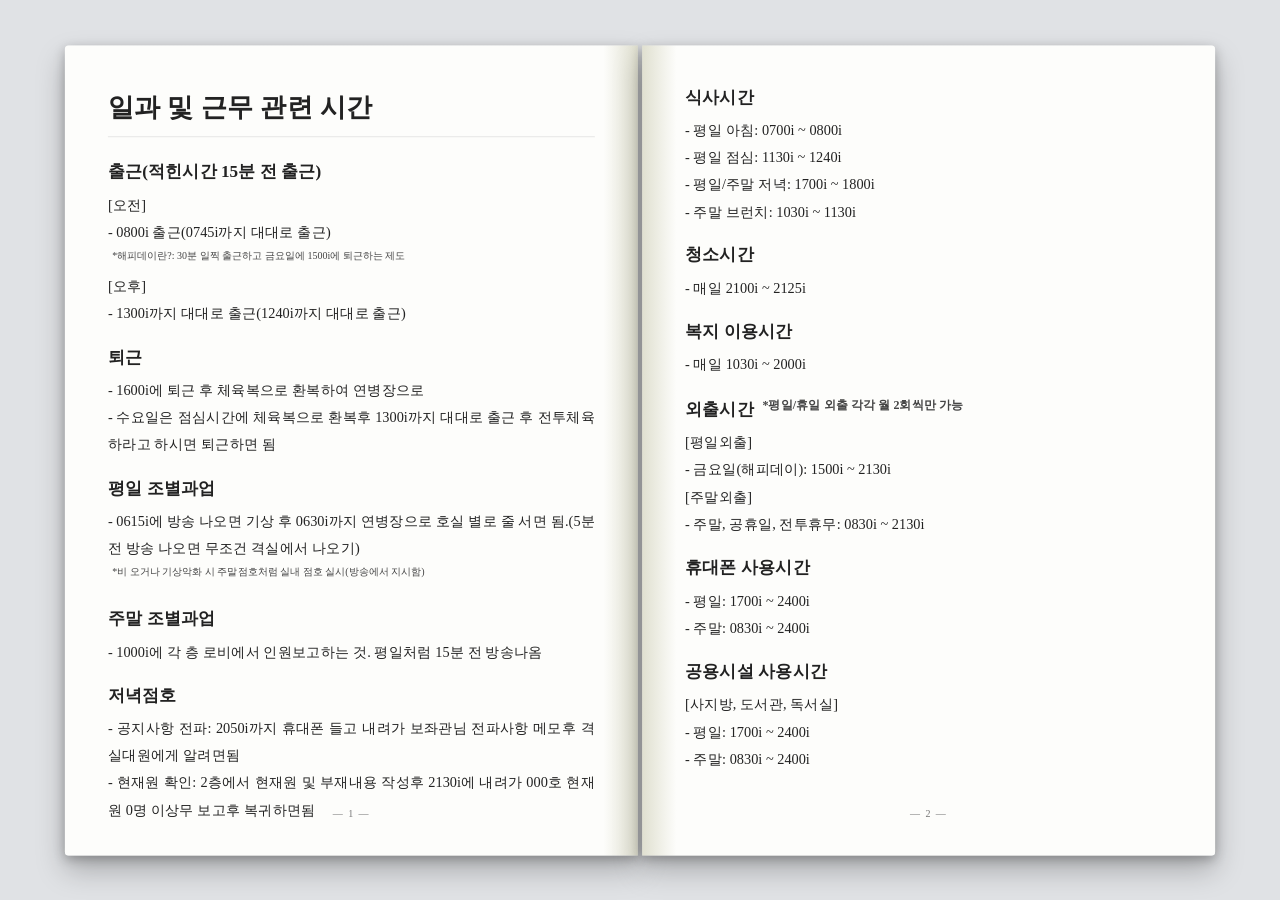
<file: 공병대대 가이드북/index.html>
<!DOCTYPE html>
<html lang="ko">
<head>
    <meta charset="UTF-8">
    <meta name="viewport" content="width=device-width, initial-scale=1.0, maximum-scale=1.0, user-scalable=no">
    <title>Realistic A4 Book Viewer</title>
    <link rel="stylesheet" href="style.css">
</head>
<body>

<div id="viewport">
    <div id="main-scaler">
        </div>
</div>

<script src="data.js"></script>
<script src="script.js"></script>
</body>
</html>
</file>
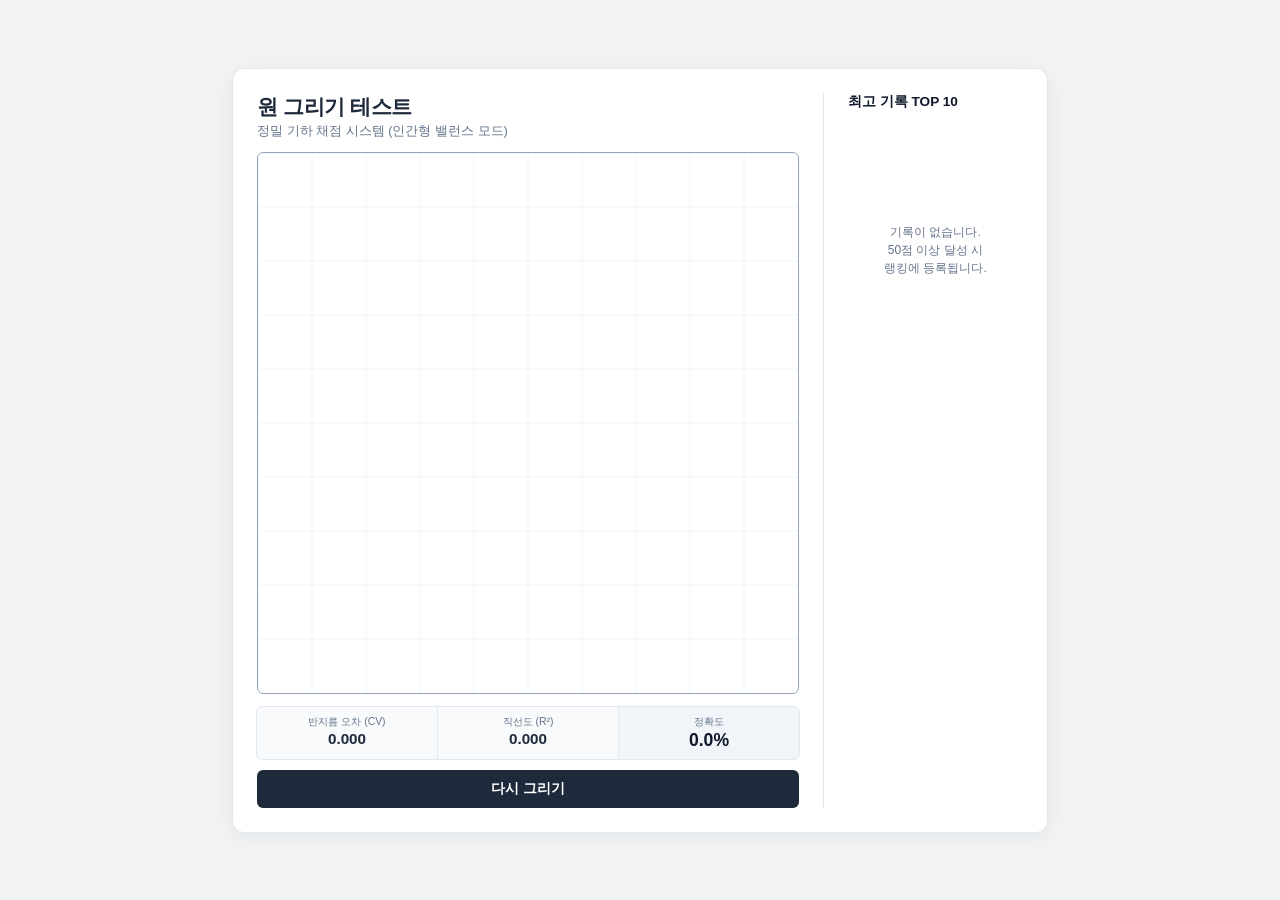
<file: 원그리기.html>
<!DOCTYPE html>
<html lang="ko">
<head>
    <meta charset="UTF-8">
    <meta name="viewport" content="width=device-width, initial-scale=1.0">
    <title>원 그리기 테스트</title>
    <style>
        :root {
            --bg-color: #f1f3f5;
            --border-color: #e2e8f0;
            --text-main: #1e293b;
            --text-muted: #64748b;
            --canvas-bg: #ffffff;
        }

        body {
            margin: 0;
            padding: 0;
            background-color: var(--bg-color);
            color: var(--text-main);
            font-family: -apple-system, BlinkMacSystemFont, "Segoe UI", Roboto, sans-serif;
            display: flex;
            justify-content: center;
            align-items: center;
            min-height: 100vh;
            box-sizing: border-box;
        }

        /* 메인 프레임: 가로세로 균형을 맞추기 위한 최적의 패딩 */
        .app-frame {
            display: flex;
            background-color: var(--canvas-bg);
            border: 1px solid var(--border-color);
            border-radius: 12px;
            box-shadow: 0 4px 24px rgba(0, 0, 0, 0.06);
            padding: 24px;
            gap: 24px;
            box-sizing: border-box;
        }

        /* 왼쪽 그리기 영역 */
        .main-area {
            display: flex;
            flex-direction: column;
            align-items: center;
        }

        .title-group {
            width: 100%;
            margin-bottom: 12px;
        }

        h1 {
            font-size: 1.3rem;
            font-weight: 700;
            margin: 0;
            letter-spacing: -0.02em;
        }

        .desc {
            color: var(--text-muted);
            font-size: 0.8rem;
            margin: 2px 0 0 0;
        }

        /* 그리기 창 스케일 업 (460 -> 540) */
        #canvas-wrapper {
            position: relative;
            background-color: var(--canvas-bg);
            border: 1px solid #94a3b8; /* 한층 더 또렷해진 캔버스 경계 */
            border-radius: 6px;
            overflow: hidden;
        }

        canvas {
            display: block;
            cursor: crosshair;
        }

        /* 계기판 컴팩트화 */
        .dashboard {
            margin-top: 12px;
            display: flex;
            width: 100%;
            border: 1px solid var(--border-color);
            border-radius: 6px;
            background-color: #f8fafc;
        }

        .stat-group {
            flex: 1;
            text-align: center;
            padding: 8px 0;
            border-right: 1px solid var(--border-color);
        }

        .stat-group:last-child {
            border-right: none;
            background-color: #f1f5f9;
            border-radius: 0 5px 5px 0;
        }

        .stat-label {
            font-size: 0.65rem;
            color: var(--text-muted);
            font-weight: 500;
            margin-bottom: 1px;
        }

        .stat-value {
            font-size: 0.95rem;
            font-weight: 600;
            font-variant-numeric: tabular-nums;
        }

        #score-value {
            font-size: 1.1rem;
            color: #0f172a;
        }

        .btn-clear {
            width: 100%;
            background-color: #1e293b;
            color: #ffffff;
            border: none;
            padding: 10px 0;
            border-radius: 6px;
            font-size: 0.85rem;
            font-weight: 600;
            cursor: pointer;
            margin-top: 10px;
            transition: background-color 0.1s ease;
        }

        .btn-clear:hover {
            background-color: #334155;
        }

        /* 오른쪽 영역: 10위까지 한눈에 보기 위해 리더보드 압축 */
        .leaderboard-sidebar {
            width: 200px;
            border-left: 1px solid var(--border-color);
            padding-left: 24px;
            box-sizing: border-box;
            display: flex;
            flex-direction: column;
        }

        .leaderboard-title {
            font-size: 0.85rem;
            font-weight: 700;
            margin: 0 0 12px 0;
            color: #0f172a;
        }

        /* 스크롤바 삭제 및 높이 고정으로 가독성 최적화 */
        .rank-list {
            display: flex;
            flex-direction: column;
            gap: 6px; /* 아이템 간격 압축 */
            padding: 0;
            margin: 0;
            list-style: none;
        }

        /* 한 줄의 높이를 슬림하게 조절 */
        .rank-item {
            display: flex;
            align-items: center;
            gap: 8px;
            font-size: 0.75rem;
            background-color: #f8fafc;
            padding: 4px 6px;
            border-radius: 4px;
            border: 1px solid #f1f5f9;
        }

        .rank-num {
            font-weight: 700;
            width: 12px;
            color: var(--text-muted);
            font-size: 0.7rem;
            text-align: center;
        }

        /* 미니 썸네일 컴팩트화 */
        .rank-thumb {
            width: 30px;
            height: 30px;
            border: 1px solid #e2e8f0;
            background-color: #ffffff;
            border-radius: 3px;
            object-fit: contain;
        }

        .rank-info {
            display: flex;
            flex-direction: column;
            line-height: 1.2;
        }

        .rank-score {
            font-weight: 700;
            color: #0f172a;
        }

        .rank-date {
            font-size: 0.6rem;
            color: var(--text-muted);
        }

        .empty-msg {
            font-size: 0.75rem;
            color: var(--text-muted);
            text-align: center;
            padding: 100px 0;
            line-height: 1.5;
        }

        @media (max-width: 820px) {
            body { padding: 12px; }
            .app-frame {
                flex-direction: column;
                gap: 20px;
                padding: 16px;
            }
            .leaderboard-sidebar {
                width: 100%;
                border-left: none;
                border-top: 1px solid var(--border-color);
                padding-left: 0;
                padding-top: 16px;
            }
            .rank-list {
                display: grid;
                grid-template-columns: repeat(2, 1fr);
                gap: 6px;
            }
        }
    </style>
</head>
<body>

<div class="app-frame">
    <div class="main-area">
        <div class="title-group">
            <h1>원 그리기 테스트</h1>
            <p class="desc">정밀 기하 채점 시스템 (인간형 밸런스 모드)</p>
        </div>

        <div id="canvas-wrapper">
            <canvas id="paintCanvas" width="540" height="540"></canvas>
        </div>

        <div class="dashboard">
            <div class="stat-group">
                <div class="stat-label">반지름 오차 (CV)</div>
                <div id="cv-value" class="stat-value">0.000</div>
            </div>
            <div class="stat-group">
                <div class="stat-label">직선도 (R²)</div>
                <div id="r2-value" class="stat-value">0.000</div>
            </div>
            <div class="stat-group">
                <div class="stat-label">정확도</div>
                <div id="score-value" class="stat-value">0.0%</div>
            </div>
        </div>

        <button class="btn-clear" id="clearBtn">다시 그리기</button>
    </div>

    <div class="leaderboard-sidebar">
        <div class="leaderboard-title">최고 기록 TOP 10</div>
        <ul class="rank-list" id="rankList">
            </ul>
    </div>
</div>

<script>
    const canvas = document.getElementById('paintCanvas');
    const ctx = canvas.getContext('2d');
    const clearBtn = document.getElementById('clearBtn');
    
    const cvEl = document.getElementById('cv-value');
    const r2El = document.getElementById('r2-value');
    const scoreEl = document.getElementById('score-value');
    const rankListEl = document.getElementById('rankList');

    let points = [];
    let isDrawing = false;
    let hasCalculated = false;

    function drawGrid() {
        ctx.strokeStyle = '#f1f5f9';
        ctx.lineWidth = 1;
        const step = 54; // 540 해상도 균등 분할
        for (let x = 0; x < canvas.width; x += step) {
            ctx.beginPath(); ctx.moveTo(x, 0); ctx.lineTo(x, canvas.height); ctx.stroke();
        }
        for (let y = 0; y < canvas.height; y += step) {
            ctx.beginPath(); ctx.moveTo(0, y); ctx.lineTo(canvas.width, y); ctx.stroke();
        }
    }

    drawGrid();
    loadLeaderboard();

    function getPos(e) {
        const rect = canvas.getBoundingClientRect();
        const clientX = e.touches ? e.touches[0].clientX : e.clientX;
        const clientY = e.touches ? e.touches[0].clientY : e.clientY;
        return { x: clientX - rect.left, y: clientY - rect.top };
    }

    function startDrawing(e) {
        if (hasCalculated) return;
        isDrawing = true;
        points = [];
        ctx.clearRect(0, 0, canvas.width, canvas.height);
        drawGrid();
        
        const pos = getPos(e);
        points.push(pos);
        ctx.beginPath();
        ctx.moveTo(pos.x, pos.y);
        ctx.strokeStyle = '#334155';
        ctx.lineWidth = 3.5;
        ctx.lineCap = 'round';
        ctx.lineJoin = 'round';
    }

    function draw(e) {
        if (!isDrawing) return;
        e.preventDefault();
        const pos = getPos(e);
        points.push(pos);
        ctx.lineTo(pos.x, pos.y);
        ctx.stroke();
    }

    function stopDrawing() {
        if (!isDrawing) return;
        isDrawing = false;
        if (points.length >= 8) {
            calculateUltimateScore();
        }
    }

    canvas.addEventListener('mousedown', startDrawing);
    canvas.addEventListener('mousemove', draw);
    window.addEventListener('mouseup', stopDrawing);
    canvas.addEventListener('touchstart', startDrawing);
    canvas.addEventListener('touchmove', draw);
    window.addEventListener('touchend', stopDrawing);

    clearBtn.addEventListener('click', () => {
        points = [];
        isDrawing = false;
        hasCalculated = false;
        ctx.clearRect(0, 0, canvas.width, canvas.height);
        drawGrid();
        cvEl.textContent = '0.000';
        r2El.textContent = '0.000';
        scoreEl.textContent = '0.0%';
    });

    function fitCircleLeastSquares(pts) {
        const N = pts.length;
        let sumX = 0, sumY = 0, sumX2 = 0, sumY2 = 0, sumXY = 0;
        let sumX3 = 0, sumY3 = 0, sumX2Y = 0, sumXY2 = 0;

        pts.forEach(p => {
            sumX += p.x; sumY += p.y;
            sumX2 += p.x * p.x; sumY2 += p.y * p.y;
            sumXY += p.x * p.y;
            sumX3 += p.x * p.x * p.x; sumY3 += p.y * p.y * p.y;
            sumX2Y += p.x * p.x * p.y; sumXY2 += p.x * p.y * p.y;
        });

        const m11 = sumX2 - (sumX * sumX / N), m12 = sumXY - (sumX * sumY / N);
        const m21 = m12,                       m22 = sumY2 - (sumY * sumY / N);
        const b1 = (sumX3 + sumXY2) - (sumX * (sumX2 + sumY2) / N);
        const b2 = (sumX2Y + sumY3) - (sumY * (sumX2 + sumY2) / N);

        const det = m11 * m22 - m12 * m21;
        if (Math.abs(det) < 1e-5) return null;

        const xc = (b1 * m22 - b2 * m12) / det / 2;
        const yc = (m11 * b2 - m21 * b1) / det / 2;
        return { xc, yc };
    }

    function calculateUltimateScore() {
        hasCalculated = true;
        const N = points.length;

        const center = fitCircleLeastSquares(points);
        if (!center) return failSystem();
        const { xc, yc } = center;

        const radii = points.map(p => Math.hypot(p.x - xc, p.y - yc));
        const meanR = radii.reduce((s, r) => s + r, 0) / N;
        const variance = radii.reduce((s, r) => s + Math.pow(r - meanR, 2), 0) / N;
        const stdDevR = Math.sqrt(variance);
        const CV = stdDevR / meanR;

        let sX = 0, sY = 0, sXY = 0, sX2 = 0, sY2 = 0;
        points.forEach(p => {
            sX += p.x; sY += p.y; sXY += p.x * p.y;
            sX2 += p.x * p.x; sY2 += p.y * p.y;
        });
        let divX = Math.max(0, (N * sX2) - (sX * sX));
        let divY = Math.max(0, (N * sY2) - (sY * sY));

        let R2 = 0;
        if (divX > 0 && divY > 0) {
            R2 = Math.pow((N * sXY - sX * sY) / Math.sqrt(divX * divY), 2);
        } else { R2 = 1.0; }

        cvEl.textContent = CV.toFixed(3);
        r2El.textContent = R2.toFixed(3);

        const safeR2 = Math.min(R2, 0.999999);
        const linePenaltyError = Math.log(1 / (1 - safeR2));
        const combinedError = Math.sqrt(CV * linePenaltyError);

        const k = 4.5; 
        let finalScore = Math.exp(-Math.sqrt(k * combinedError)) * 100;
        
        if (finalScore > 0.1) finalScore += 15;
        if (R2 > 0.82 || CV > 0.38) finalScore = 0;
        if (finalScore > 100) finalScore = 100;

        ctx.beginPath();
        ctx.arc(xc, yc, meanR, 0, Math.PI * 2);
        ctx.strokeStyle = '#64748b';
        ctx.lineWidth = 1.5;
        ctx.setLineDash([5, 4]);
        ctx.stroke();
        ctx.setLineDash([]);

        ctx.fillStyle = '#0f172a';
        ctx.beginPath(); ctx.arc(xc, yc, 3.5, 0, Math.PI * 2); ctx.fill();

        scoreEl.textContent = `${finalScore.toFixed(1)}%`;

        if (finalScore >= 50) {
            saveRecord(finalScore);
        }
    }

    function failSystem() {
        cvEl.textContent = 'ERR'; r2El.textContent = '1.000';
        scoreEl.textContent = '0.0%';
    }

    function saveRecord(score) {
        const thumbCanvas = document.createElement('canvas');
        thumbCanvas.width = 60; thumbCanvas.height = 60;
        const tCtx = thumbCanvas.getContext('2d');
        tCtx.fillStyle = '#ffffff'; tCtx.fillRect(0,0,60,60);
        tCtx.drawImage(canvas, 0, 0, 540, 540, 0, 0, 60, 60);
        const imgData = thumbCanvas.toDataURL('image/jpeg', 0.7);

        let records = JSON.parse(localStorage.getItem('circle_records')) || [];
        const now = new Date();
        const dateString = `${now.getMonth()+1}/${now.getDate()} ${String(now.getHours()).padStart(2,'0')}:${String(now.getMinutes()).padStart(2,'0')}`;
        
        records.push({ score: Number(score.toFixed(1)), image: imgData, date: dateString });
        records.sort((a, b) => b.score - a.score);
        records = records.slice(0, 10);

        localStorage.setItem('circle_records', JSON.stringify(records));
        loadLeaderboard();
    }

    function loadLeaderboard() {
        const records = JSON.parse(localStorage.getItem('circle_records')) || [];
        rankListEl.innerHTML = '';

        if (records.length === 0) {
            rankListEl.innerHTML = '<div class="empty-msg">기록이 없습니다.<br>50점 이상 달성 시<br>랭킹에 등록됩니다.</div>';
            return;
        }

        records.forEach((rec, idx) => {
            const li = document.createElement('li');
            li.className = 'rank-item';
            li.innerHTML = `
                <div class="rank-num">${idx + 1}</div>
                <img class="rank-thumb" src="${rec.image}" alt="궤적">
                <div class="rank-info">
                    <span class="rank-score">${rec.score}%</span>
                    <span class="rank-date">${rec.date}</span>
                </div>
            `;
            rankListEl.appendChild(li);
        });
    }
</script>
</body>
</html>
</file>
<file: 공병대대 가이드북/style.css>
:root {

    --page-w: 800px;
    --page-h: 1131px;

    --bg-color: #e0e2e5;

    --paper-color: #fdfdfb;

    --shadow-soft:
        0 5px 15px rgba(0,0,0,0.25),
        0 20px 40px rgba(0,0,0,0.25);
}

* {
    box-sizing: border-box;
    margin: 0;
    padding: 0;
}

body, html {

    width: 100%;
    height: 100%;

    background: var(--bg-color);

    overflow: hidden;

    display: flex;

    justify-content: center;
    align-items: center;

    font-family: 'Noto Serif KR', serif;
}

#viewport {

    width: 100vw;
    height: 100vh;

    display: flex;

    justify-content: center;
    align-items: center;

    perspective: 2000px;
}

#main-scaler {

    display: flex;

    gap: 6px;

    transform-origin: center center;

    transition: transform 0.3s cubic-bezier(0.25, 0.46, 0.45, 0.94);
}

.page {

    width: var(--page-w);
    height: var(--page-h);

    background: var(--paper-color);

    position: relative;

    display: none;

    flex-shrink: 0;

    box-shadow: var(--shadow-soft);

    overflow: hidden;
}

/* 페이지 내부 여백 */

.content {

    padding: 30px 60px;

    color: #222;
}

.page.left-page {

    border-radius: 5px 0 0 5px;

    background: linear-gradient(
        to right,
        #fdfdfb 94%,
        #e0e0d0 100%
    );
}

.page.right-page {

    border-radius: 0 5px 5px 0;

    background: linear-gradient(
        to left,
        #fdfdfb 94%,
        #e0e0d0 100%
    );
}

.page-num {

    position: absolute;

    bottom: 50px;
    left: 0;

    width: 100%;

    text-align: center;

    font-size: 14px;

    color: #777;

    letter-spacing: 2px;
}

/* 텍스트 스타일 */

.content h1 {

    font-size: 2.3rem;

    margin-top: 2rem;

    margin-bottom: 2rem;

    border-bottom: 1px solid #ddd;

    padding-bottom: 1rem;
}

.content h2 {

    font-size: 1.5rem;

    margin-top: 1.6rem;

    margin-bottom: 0.7rem;
}

.content p {

    font-size: 1.25rem;

    line-height: 1.9;

    text-align: justify;
}

.note {
  font-size: 0.7em;      /* 글자 작게 */
  color: #444;           /* 회색 */
  margin-left: 6px;      /* 제목과 약간 간격 */
  vertical-align: super; /* 살짝 위로 */
}

.note::before {
  content: "*";
}

.red {
  color: #e53935;
}

.blue {
  color: #1e88e5;
}

/* 종이 질감 */

.page::before {

    content: "";

    position: absolute;

    top: 0;
    left: 0;

    width: 100%;
    height: 100%;

    background-image: url(
        "https://www.transparenttextures.com/patterns/paper-fibers.png"
    );

    opacity: 0.3;

    pointer-events: none;
}
</file>
